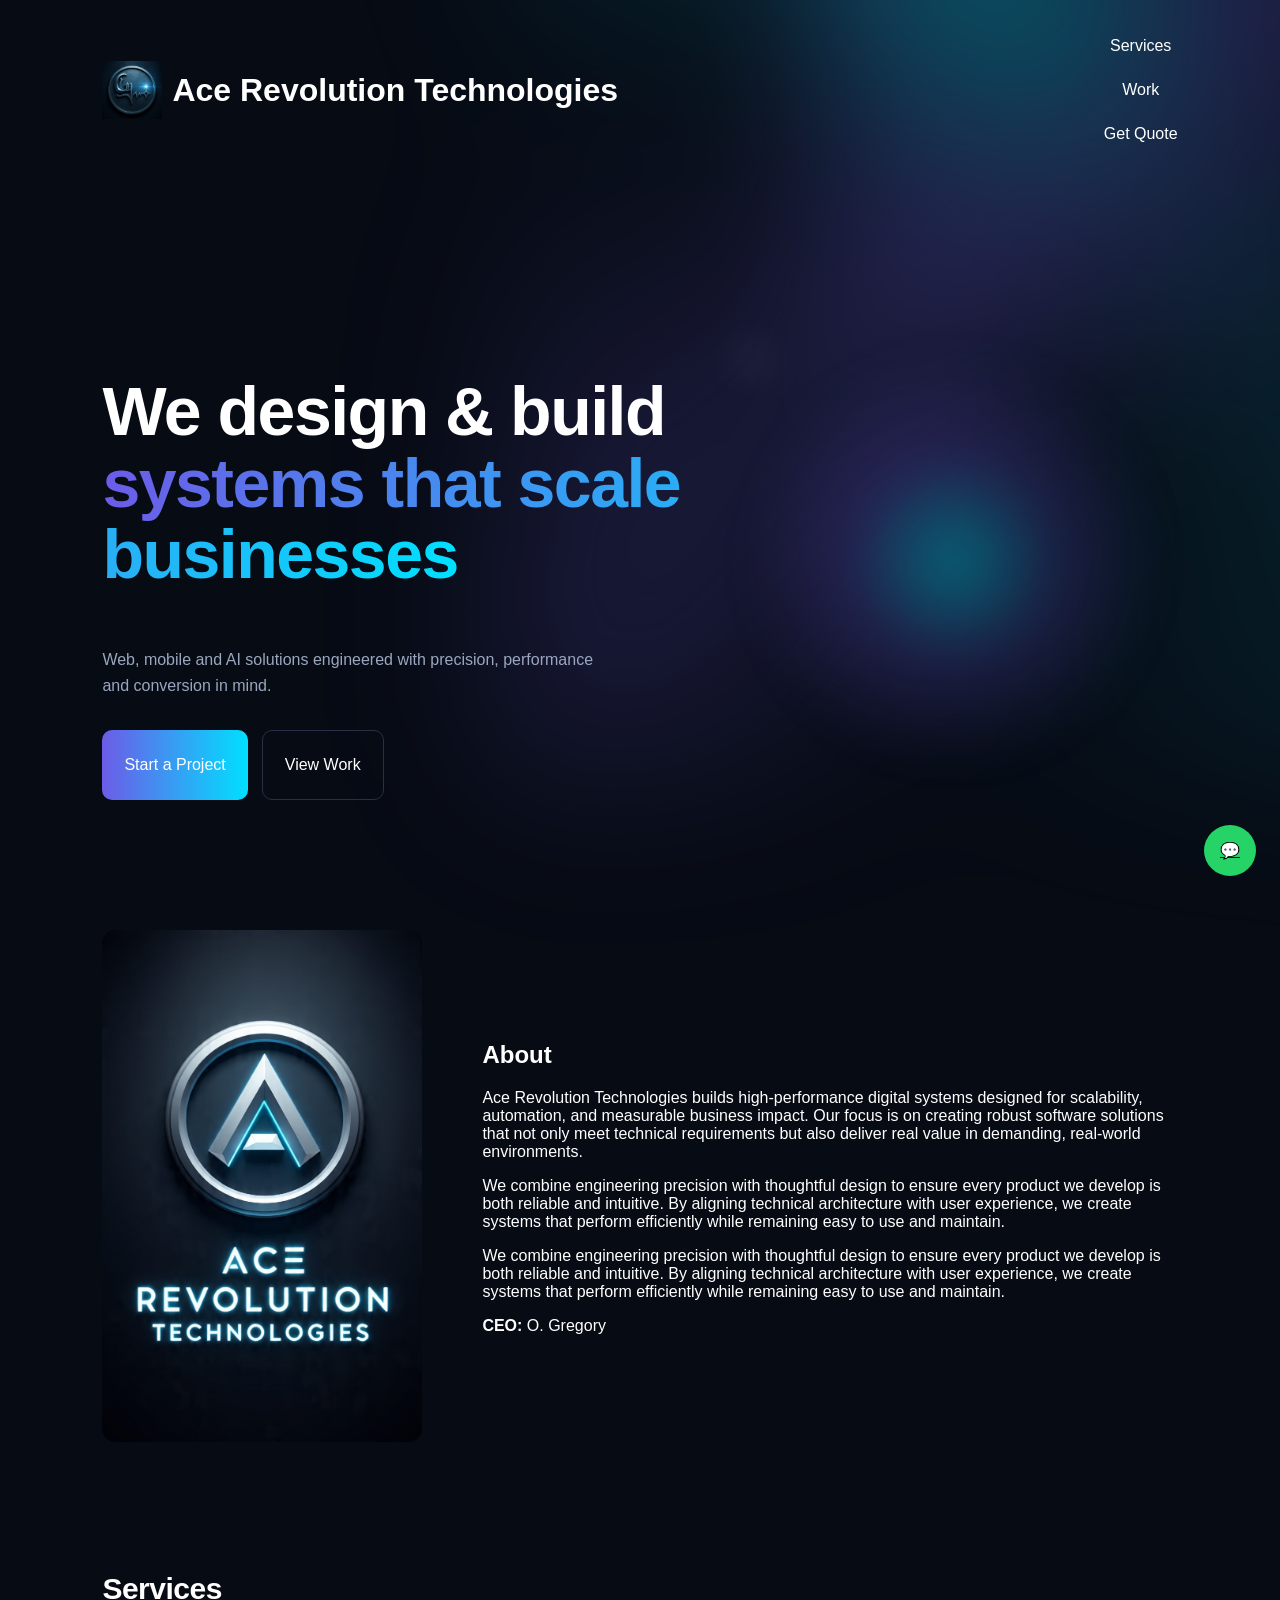
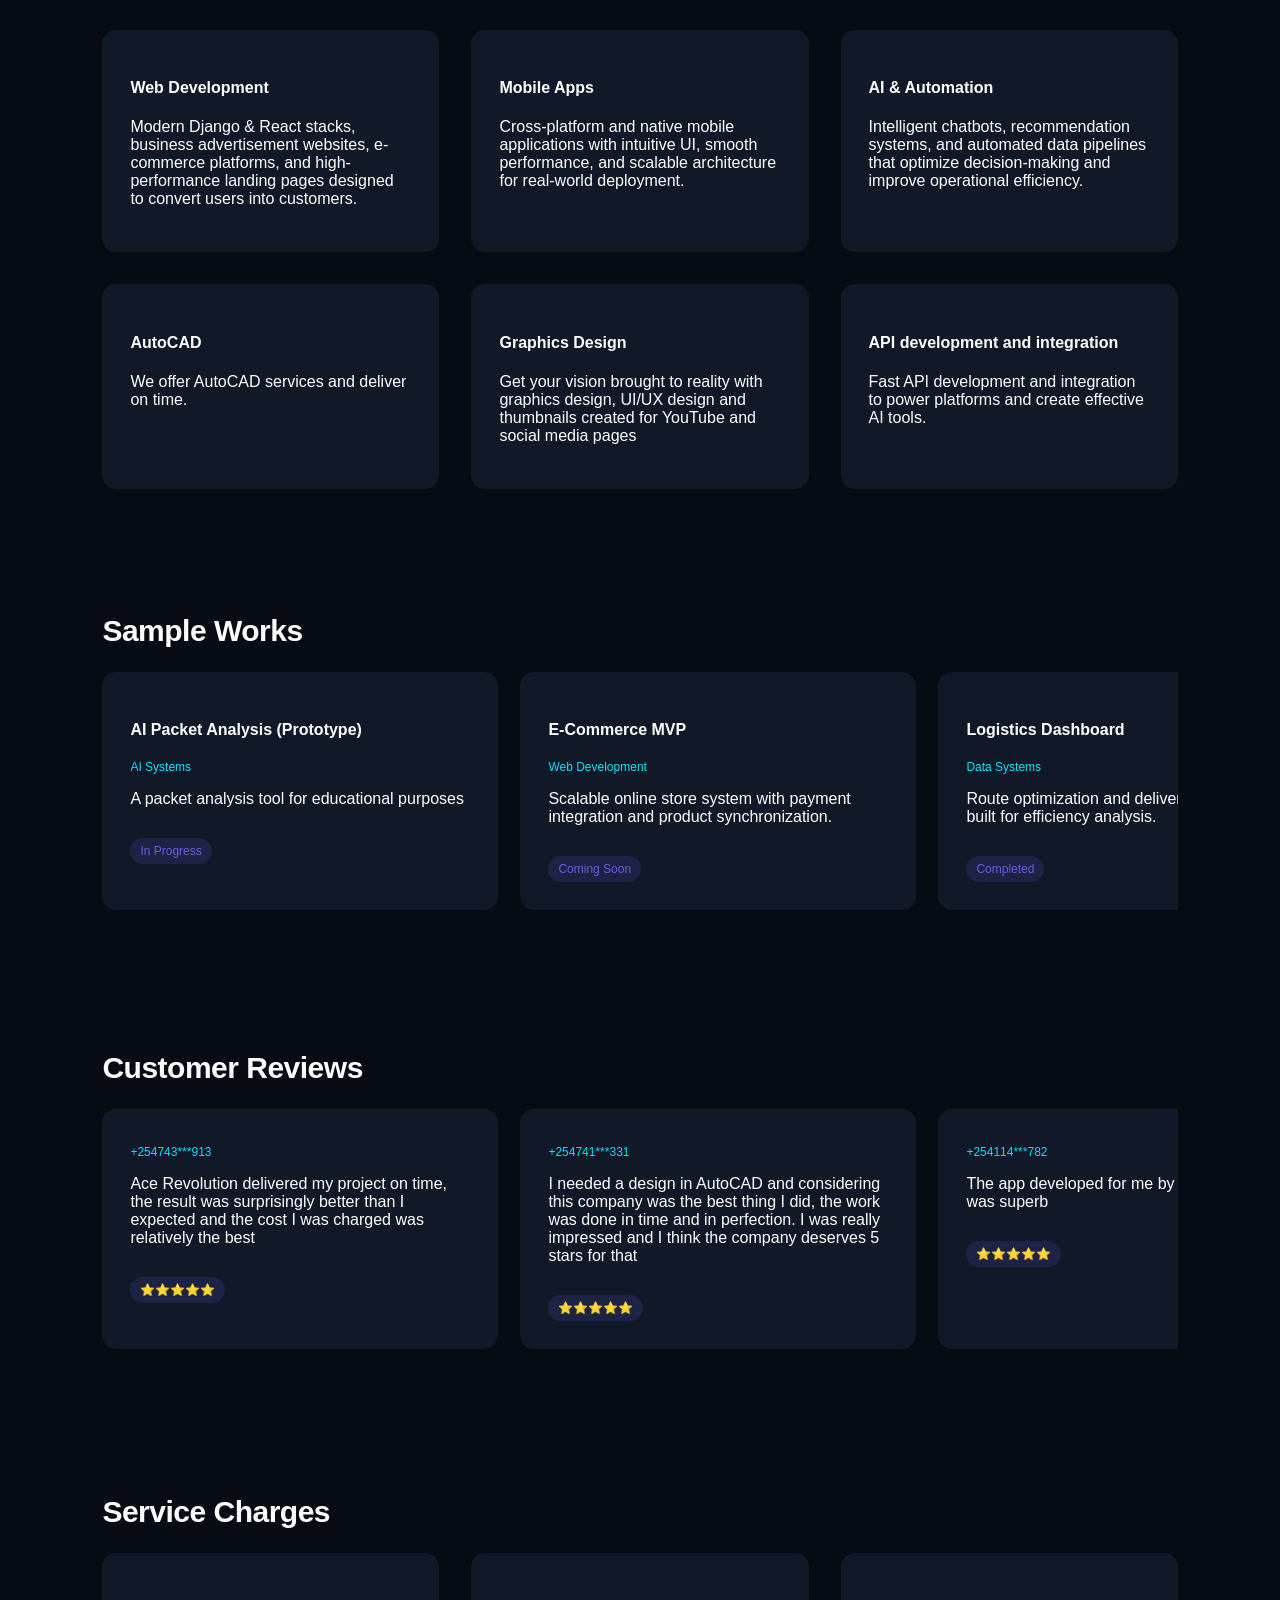
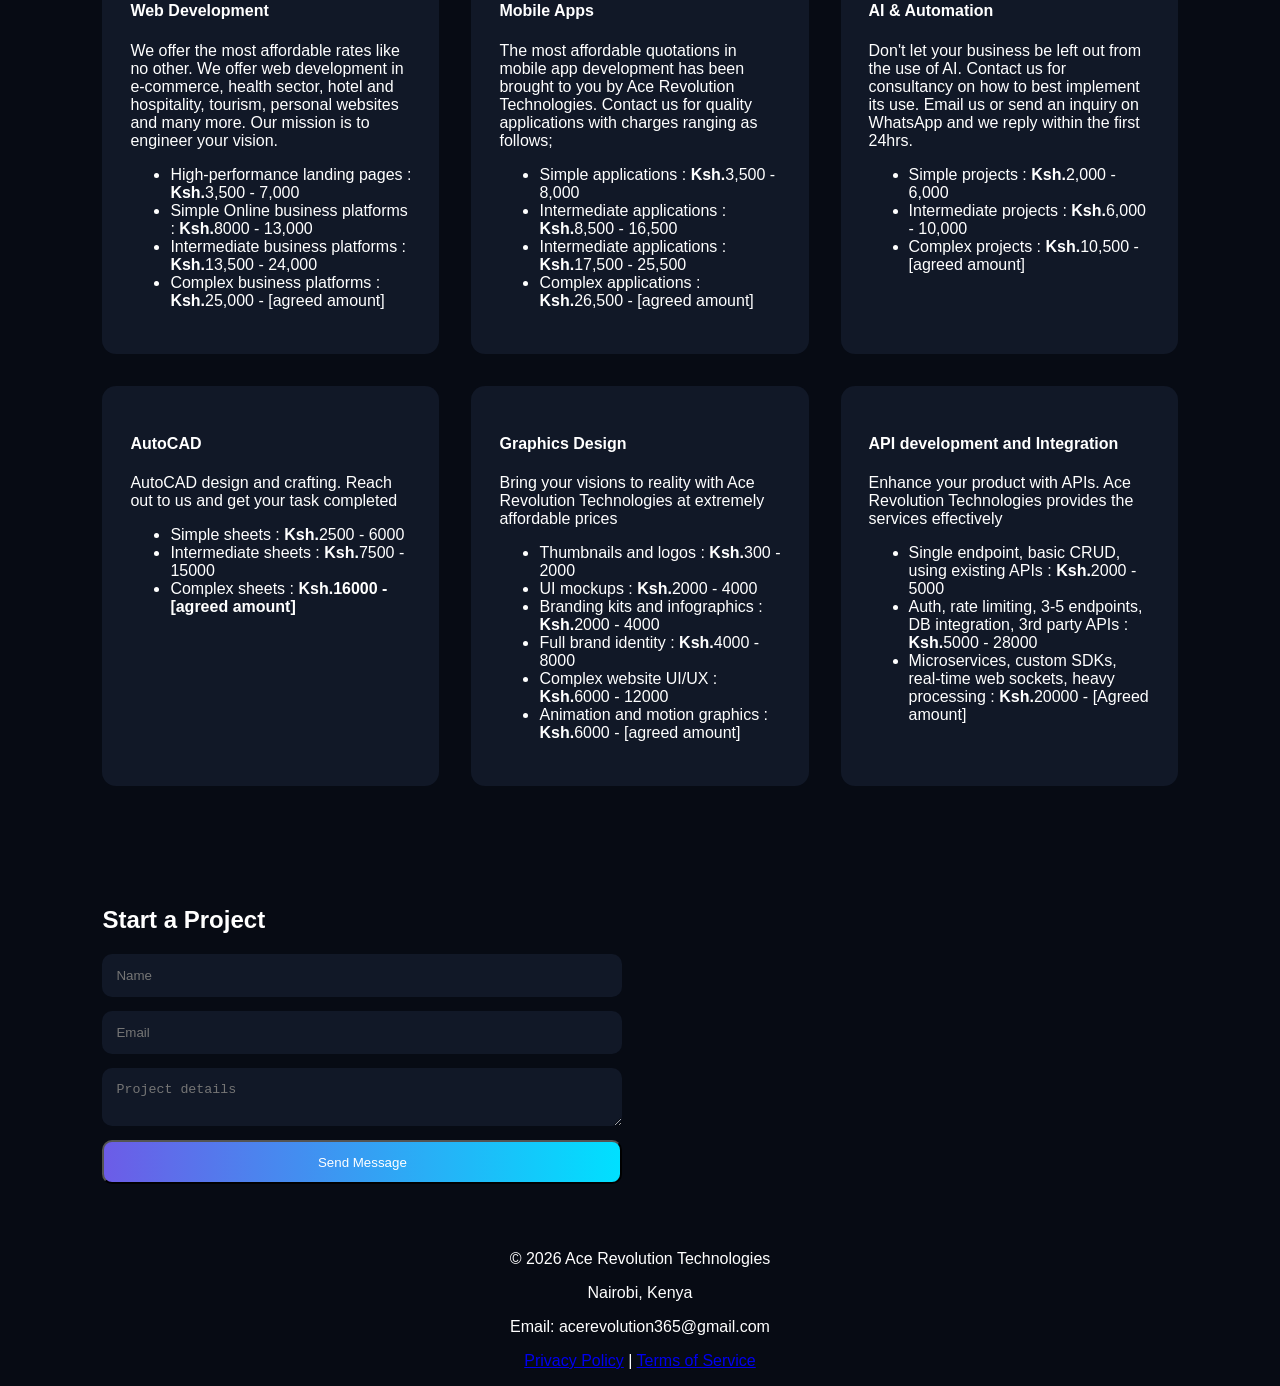
<file: index.html>
<!DOCTYPE html>
<html lang="en">
<head>
<meta charset="UTF-8">
<meta name="viewport" content="width=device-width, initial-scale=1.0">

<title>Ace Revolution Technologies | Software & Web Development</title>

<link rel="stylesheet" href="styles/style.css">
<link rel="icon" href="assets/logo.png">

</head>

<body>

<div class="light-scene"></div>

<header class="nav">
  <div class="nav-inner">

    <div class="brand">
      <img src="assets/logo.png" class="logo">
      <h1>Ace Revolution Technologies</h1>
    </div>

    <nav>
      <a href="#services">Services</a>
      <a href="#work">Work</a>
      <a href="#contact">Get Quote</a>
    </nav>

  </div>
</header>

<section class="hero">

  <div class="hero-left">

    <h1>
      We design & build<br>
      <span class="glow-text">systems that scale businesses</span>
    </h1>

    <p>
      Web, mobile and AI solutions engineered with precision, performance and conversion in mind.
    </p>

    <div class="hero-actions">
      <a class="btn" href="#contact">Start a Project</a>
      <a class="btn-outline" href="#work">View Work</a>
    </div>

  </div>

  <div class="hero-right">
    <div class="orb">bo</div>
  </div>

</section>


<!-- ABOUT -->
<section class="section about">
  <img src="assets/brand.jpg">

  <div>
    <h2>About</h2>

    <p>
      Ace Revolution Technologies builds high-performance digital systems designed for scalability, automation, and measurable business
        impact. Our focus is on creating robust software solutions that not
        only meet technical requirements but also deliver real value in demanding, real-world environments.
    </p>
      <p>We combine engineering precision with thoughtful design to ensure every product we develop is both reliable and
          intuitive. By aligning technical architecture with user
          experience, we create systems that perform efficiently while remaining easy to use and maintain.
      </p>
      <p>We combine engineering precision with thoughtful design to ensure every product we develop is both reliable
          and intuitive. By aligning technical architecture with user experience,
          we create systems that perform efficiently while remaining easy to use and maintain.</p>

    <p><strong>CEO:</strong> O. Gregory</p>
  </div>
</section>

<!-- SERVICES -->
<section id="services" class="section">

  <h3 class="reveal section-title">Services</h3>

  <div class="grid-3" style="margin-top:24px">

    <div class="card service reveal">
      <h4 class="title">Web Development</h4>
      <p class="muted">
        Modern Django & React stacks, business advertisement websites,
        e-commerce platforms, and high-performance landing pages designed to convert users into customers.
      </p>
    </div>

    <div class="card service reveal">
      <h4 class="title">Mobile Apps</h4>
      <p class="muted">
        Cross-platform and native mobile applications with intuitive UI,
        smooth performance, and scalable architecture for real-world deployment.
      </p>
    </div>

    <div class="card service reveal">
      <h4 class="title">AI & Automation</h4>
      <p class="muted">
        Intelligent chatbots, recommendation systems, and automated data pipelines
        that optimize decision-making and improve operational efficiency.
      </p>
    </div>
      <div class="card service reveal">
      <h4 class="title">AutoCAD</h4>
      <p class="muted">
        We offer AutoCAD services and deliver on time.
      </p>
    </div>
      <div class="card service reveal">
      <h4 class="title">Graphics Design</h4>
      <p class="muted">
          Get your vision brought to reality with graphics design, UI/UX design and thumbnails created for YouTube and social media pages
      </p>
    </div>
      <div class="card service reveal">
      <h4 class="title">API development and integration</h4>
      <p class="muted">
          Fast API development and integration to power platforms and create effective AI tools.
      </p>
    </div>

  </div>

</section>

<!-- WORK -->
<section id="work" class="section">

  <h2 class="section-title">Sample Works</h2>

  <div class="carousel">

    <div class="card proj">
      <h4>AI Packet Analysis (Prototype)</h4>
      <p class="tag">AI Systems</p>
      <p>A packet analysis tool for educational purposes</p>
      <span class="status">In Progress</span>
    </div>

    <div class="card proj">
      <h4>E-Commerce MVP</h4>
      <p class="tag">Web Development</p>
      <p>Scalable online store system with payment integration and product synchronization.</p>
      <span class="status">Coming Soon</span>
    </div>

    <div class="card proj">
      <h4>Logistics Dashboard</h4>
      <p class="tag">Data Systems</p>
      <p>Route optimization and delivery tracking system built for efficiency analysis.</p>
      <span class="status">Completed</span>
    </div>

    <div class="card proj">
      <h4>Chain Store Platform</h4>
      <p class="tag">Enterprise System</p>
      <p>Multi-store management system for inventory, logistics and distribution scaling.</p>
      <span class="status">Completed</span>
    </div>

  </div>

</section>


<section class="section">

  <h2 class="section-title">Customer Reviews</h2>

  <div class="carousel">

    <div class="card proj">
        <p class="tag">+254743***913</p>
      <p>Ace Revolution delivered my project on time, the result was surprisingly better than I expected and the cost
      I was charged was relatively the best</p>
      <span class="status">⭐⭐⭐⭐⭐</span>
    </div>

    <div class="card proj">
        <p class="tag">+254741***331</p>
      <p>I needed a design in AutoCAD and considering this company was the best thing I did, the work was done in time
      and in perfection. I was really impressed and I think the company deserves 5 stars for that</p>
      <span class="status">⭐⭐⭐⭐⭐</span>
    </div>

    <div class="card proj">
        <p class="tag">+254114***782</p>
      <p>The app developed for me by Ace Revolution was superb</p>
      <span class="status">⭐⭐⭐⭐⭐</span>
    </div>

    <div class="card proj">
        <p class="tag">+254113***611</p>
      <p>One of the most impressive graphics designing techniques. I didn't have the design in mind, but they helped a lot and I loved the work</p>
      <span class="status">⭐⭐⭐⭐⭐</span>
    </div>

  </div>

</section>


<section id="charges" class="section">

  <h3 class="reveal section-title">Service Charges</h3>

  <div class="grid-3" style="margin-top:24px">

    <div class="card service reveal">
      <h4 class="title">Web Development</h4>
      <p class="muted">
        We offer the most affordable rates like no other. We offer web development in e-commerce, health sector, hotel
           and hospitality, tourism, personal websites and many more. Our mission is to engineer your vision.
      </p>
        <ul class="muted">
            <li>High-performance landing pages : <b>Ksh.</b>3,500 - 7,000</li>
            <li>Simple Online business platforms : <b>Ksh.</b>8000 - 13,000</li>
            <li>Intermediate business platforms : <b>Ksh.</b>13,500 - 24,000</li>
            <li>Complex business platforms : <b>Ksh.</b>25,000 - [agreed amount]</li>
        </ul>
    </div>

    <div class="card service reveal">
      <h4 class="title">Mobile Apps</h4>
      <p class="muted">
          The most affordable quotations in mobile app development has been brought to you by Ace Revolution Technologies.
          Contact us for quality applications with charges ranging as follows;
      </p>
        <ul class="muted">
            <li>Simple applications : <b>Ksh.</b>3,500 - 8,000</li>
            <li>Intermediate applications : <b>Ksh.</b>8,500 - 16,500</li>
            <li>Intermediate applications : <b>Ksh.</b>17,500 - 25,500</li>
            <li>Complex applications : <b>Ksh.</b>26,500 - [agreed amount]</li>
        </ul>
    </div>

    <div class="card service reveal">
      <h4 class="title">AI & Automation</h4>
        <p class="muted">Don't let your business be left out from the use of AI. Contact us for consultancy on how to
        best implement its use. Email us or send an inquiry on WhatsApp and we reply within the first 24hrs.</p>
        <ul class="muted">
            <li>Simple projects : <b>Ksh.</b>2,000 - 6,000</li>
            <li>Intermediate projects : <b>Ksh.</b>6,000 - 10,000</li>
            <li>Complex projects : <b>Ksh.</b>10,500 - [agreed amount]</li>
        </ul>
    </div>
      <div class="card service reveal">
      <h4 class="title">AutoCAD</h4>
      <p class="muted">
          AutoCAD design and crafting. Reach out to us and get your task completed
      </p>
        <ul class="muted">
            <li>Simple sheets : <b>Ksh.</b>2500 - 6000</li>
            <li>Intermediate sheets : <b>Ksh.</b>7500 - 15000</li>
            <li>Complex sheets : <b>Ksh.16000 - [agreed amount]</b></li>
        </ul>
    </div>
      <div class="card service reveal">
      <h4 class="title">Graphics Design</h4>
      <p class="muted">
          Bring your visions to reality with Ace Revolution Technologies at extremely affordable prices
      </p>
        <ul class="muted">
            <li>Thumbnails and logos : <b>Ksh.</b>300 - 2000</li>
            <li>UI mockups : <b>Ksh.</b>2000 - 4000</li>
            <li>Branding kits and infographics : <b>Ksh.</b>2000 - 4000</li>
            <li>Full brand identity : <b>Ksh.</b>4000 - 8000</li>
            <li>Complex website UI/UX : <b>Ksh.</b>6000 - 12000</li>
            <li>Animation and motion graphics : <b>Ksh.</b>6000 - [agreed amount]</li>
        </ul>
    </div>
      <div class="card service reveal">
      <h4 class="title">API development and Integration</h4>
      <p class="muted">
          Enhance your product with APIs. Ace Revolution Technologies provides the services effectively
      </p>
        <ul class="muted">
            <li>Single endpoint, basic CRUD, using existing APIs : <b>Ksh.</b>2000 - 5000</li>
            <li>Auth, rate limiting, 3-5 endpoints, DB integration, 3rd party APIs : <b>Ksh.</b>5000 - 28000</li>
            <li>Microservices, custom SDKs, real-time web sockets, heavy processing : <b>Ksh.</b>20000 - [Agreed amount]</li>
        </ul>
    </div>

  </div>

</section>

<!-- CONTACT -->
<section id="contact" class="section">
    <h2>Start a Project</h2>

    <form id="contactForm">
        <input type="text" id="name" placeholder="Name" required>
        <input type="email" id="email" placeholder="Email" required>
        <textarea id="details" placeholder="Project details" required></textarea>

        <button type="submit" class="btn">
            Send Message
        </button>
    </form>
    <script src="scripts/app.js"></script>

</section>

<a class="whatsapp"
   href="https://wa.me/254116316948?text=Hello%20Ace%20Revolution"
   target="_blank">
   💬
</a>
<footer>
  <p>© 2026 Ace Revolution Technologies</p>
  <p>Nairobi, Kenya</p>
  <p>Email: acerevolution365@gmail.com</p>
  <p>
    <a href="/privacy.html">Privacy Policy</a> |
    <a href="/terms.html">Terms of Service</a>
  </p>
</footer>
<script src="scripts/app.js"></script>
</body>
</html>
</file>
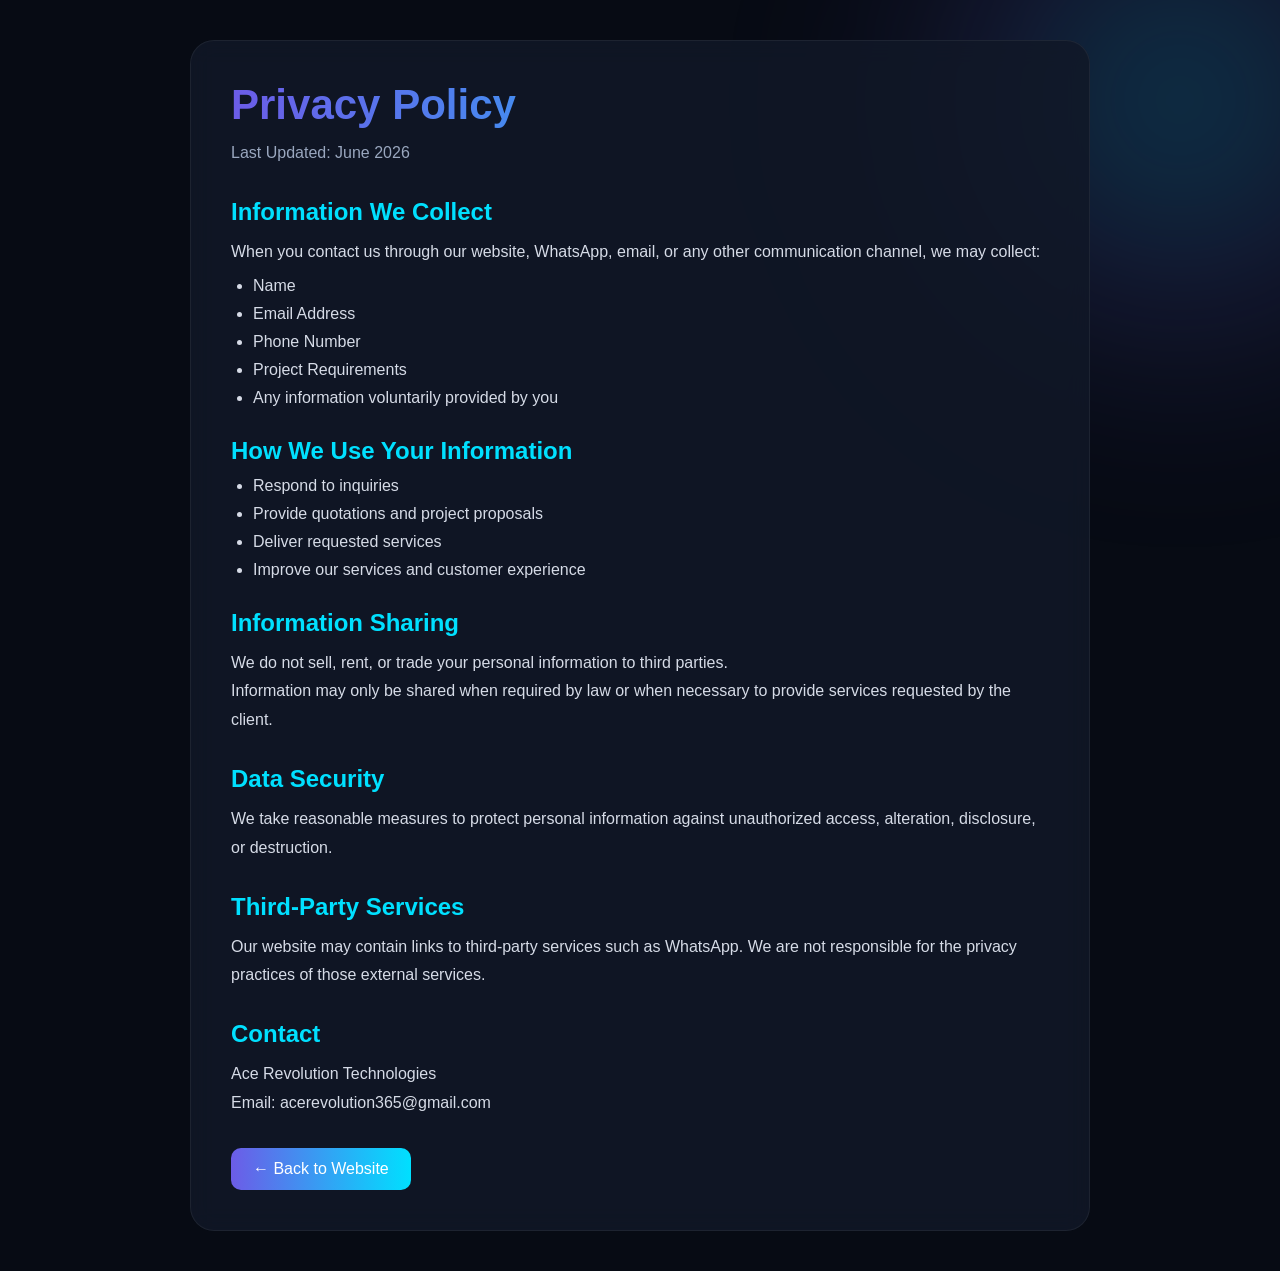
<file: privacy.html>
<!DOCTYPE html>

<html lang="en">
<head>
<meta charset="UTF-8">
<meta name="viewport" content="width=device-width, initial-scale=1.0">
<title>Privacy Policy | Ace Revolution Technologies</title>
        <link rel="stylesheet" href="styles/policy.css">

</head>

<body>

<div class="bg-glow"></div>

<div class="container">

<div class="card">

<h1>Privacy Policy</h1>

<p class="date">Last Updated: June 2026</p>

<h2>Information We Collect</h2>

<p>When you contact us through our website, WhatsApp, email, or any other communication channel, we may collect:</p>

<ul>
<li>Name</li>
<li>Email Address</li>
<li>Phone Number</li>
<li>Project Requirements</li>
<li>Any information voluntarily provided by you</li>
</ul>

<h2>How We Use Your Information</h2>

<ul>
<li>Respond to inquiries</li>
<li>Provide quotations and project proposals</li>
<li>Deliver requested services</li>
<li>Improve our services and customer experience</li>
</ul>

<h2>Information Sharing</h2>

<p>We do not sell, rent, or trade your personal information to third parties.</p>

<p>Information may only be shared when required by law or when necessary to provide services requested by the client.</p>

<h2>Data Security</h2>

<p>We take reasonable measures to protect personal information against unauthorized access, alteration, disclosure, or destruction.</p>

<h2>Third-Party Services</h2>

<p>Our website may contain links to third-party services such as WhatsApp. We are not responsible for the privacy practices of those external services.</p>

<h2>Contact</h2>

<p>
Ace Revolution Technologies<br>
Email: acerevolution365@gmail.com
</p>

<a href="/index.html" class="back">← Back to Website</a>

</div>

</div>

</body>
</html>
</file>
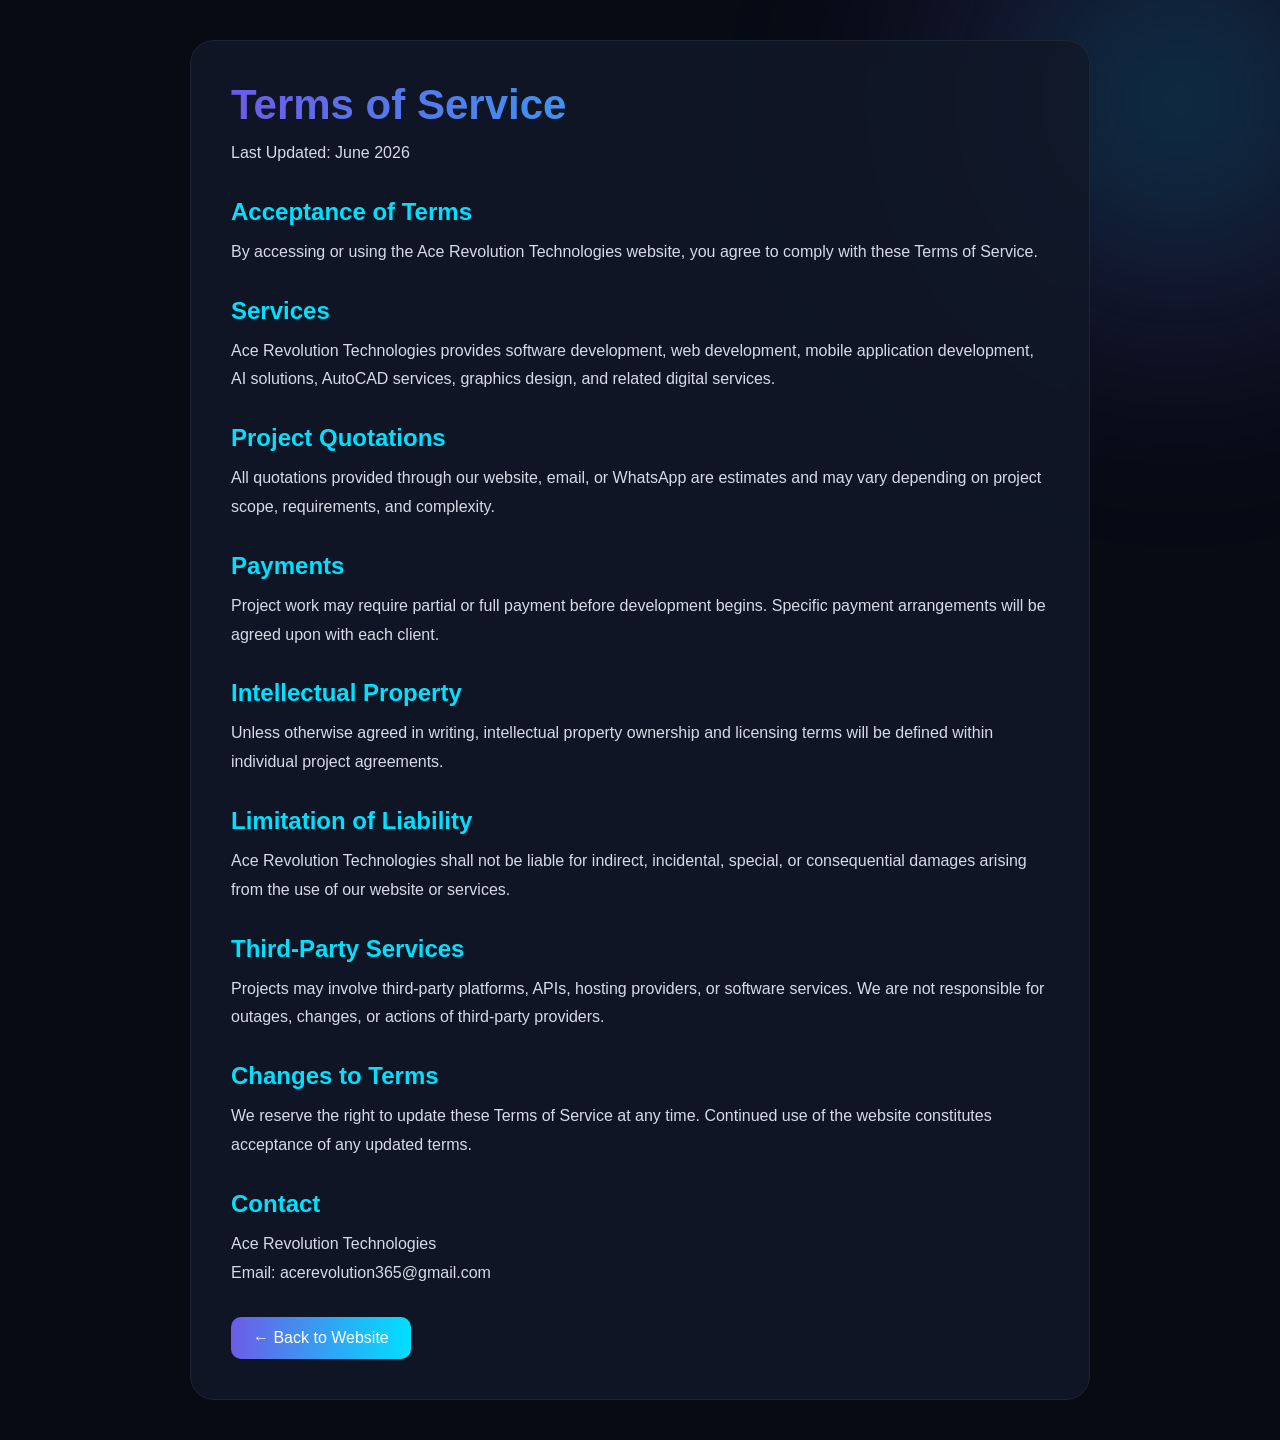
<file: terms.html>
<!DOCTYPE html>

<html lang="en">
<head>
<meta charset="UTF-8">
<meta name="viewport" content="width=device-width, initial-scale=1.0">
<title>Terms of Service | Ace Revolution Technologies</title>
    <link rel="stylesheet" href="styles/terms.css">

</head>

<body>

<div class="bg-glow"></div>

<div class="container">

<div class="card">
<h1>Terms of Service</h1>

<p>Last Updated: June 2026</p>

<h2>Acceptance of Terms</h2>

<p>
By accessing or using the Ace Revolution Technologies website, you agree to comply with these Terms of Service.
</p>

<h2>Services</h2>

<p>
Ace Revolution Technologies provides software development, web development, mobile application development, AI solutions, AutoCAD services, graphics design, and related digital services.
</p>

<h2>Project Quotations</h2>

<p>
All quotations provided through our website, email, or WhatsApp are estimates and may vary depending on project scope, requirements, and complexity.
</p>

<h2>Payments</h2>

<p>
Project work may require partial or full payment before development begins. Specific payment arrangements will be agreed upon with each client.
</p>

<h2>Intellectual Property</h2>

<p>
Unless otherwise agreed in writing, intellectual property ownership and licensing terms will be defined within individual project agreements.
</p>

<h2>Limitation of Liability</h2>

<p>
Ace Revolution Technologies shall not be liable for indirect, incidental, special, or consequential damages arising from the use of our website or services.
</p>

<h2>Third-Party Services</h2>

<p>
Projects may involve third-party platforms, APIs, hosting providers, or software services. We are not responsible for outages, changes, or actions of third-party providers.
</p>

<h2>Changes to Terms</h2>

<p>
We reserve the right to update these Terms of Service at any time. Continued use of the website constitutes acceptance of any updated terms.
</p>

<h2>Contact</h2>

<p>
Ace Revolution Technologies<br>
Email: acerevolution365@gmail.com
</p>

    <a href="/index.html" class="back">← Back to Website</a>
</div>
</div>
</body>
</html>
</file>
<file: styles/style.css>
body{
  margin:0;
  font-family:Inter, sans-serif;
  background:#070b14;
  color:white;
  overflow-x:hidden;
}

/* =========================
   LIGHT SCENE (GLOBAL MOOD)
========================= */

.light-scene{
  position:fixed;
  top:-220px;
  right:-220px;
  width:700px;
  height:700px;

  background:radial-gradient(circle at 30% 30%,
    rgba(0,224,255,0.28),
    rgba(108,92,231,0.18),
    transparent 70%
  );

  filter:blur(70px);
  z-index:-1;
}

/* LIGHT RAYS */
.light-scene::after{
  content:"";
  position:absolute;
  inset:-300px;

  background:conic-gradient(
    from 200deg,

    transparent 0deg,
    rgba(108,92,231,0.20) 30deg,
    transparent 70deg,

    rgba(0,224,255,0.16) 110deg,
    transparent 160deg,

    rgba(108,92,231,0.14) 210deg,
    transparent 260deg,

    rgba(0,224,255,0.12) 300deg,
    transparent 360deg
  );

  filter:blur(45px);
  opacity:0.95;
  mix-blend-mode:screen;

  animation:raySpin 20s linear infinite, rayPulse 7s ease-in-out infinite;
}

@keyframes raySpin{
  100%{transform:rotate(360deg);}
}

@keyframes rayPulse{
  0%,100%{opacity:0.75; transform:scale(2);}
  50%{opacity:1; transform:scale(0.05);}
}

/* =========================
   NAVIGATION
========================= */

.nav{
  padding:24px 8%;
}

.nav-inner{
  display:flex;
  justify-content:space-between;
  align-items:center;
}

.brand{
  display:flex;
  align-items:center;
  gap:10px;
}

.logo{
  height:58px;
}

.brand h2{
  font-size:16px;
  font-weight:600;
}

/* =========================
   HERO SECTION
========================= */

.hero{
  display:grid;
  grid-template-columns:1.4fr 1fr;
  align-items:center;

  padding:140px 8% 80px;
}

.hero-left h1{
  font-size:68px;
  line-height:1.05;
  letter-spacing:-1.5px;
}

.glow-text{
  background:linear-gradient(90deg,#6c5ce7,#00e0ff);
  -webkit-background-clip:text;
  -webkit-text-fill-color:transparent;
}

.hero-left p{
  margin-top:24px;
  max-width:520px;
  color:#9aa7bf;
  line-height:1.6;
}

/* BUTTONS */
.hero-actions{
  margin-top:32px;
  display:flex;
  gap:14px;
}

.btn{
  padding:12px 22px;
  border-radius:10px;
  background:linear-gradient(90deg,#6c5ce7,#00e0ff);
  color:white;
  text-decoration:none;
}

.btn-outline{
  padding:12px 22px;
  border:1px solid #2a2f45;
  border-radius:10px;
  color:white;
  text-decoration:none;
}

/* ORB VISUAL */
.hero-right{
  display:flex;
  justify-content:center;
}

.orb{
  width:420px;
  height:420px;
  border-radius:50%;
  background:radial-gradient(circle,
    rgba(0,224,255,0.4),
    rgba(108,92,231,0.2),
    transparent 70%
  );

  filter:blur(20px);
  animation:float 7s ease-in-out infinite;
}

@keyframes float{
  50%{transform:translateY(-40px);}
}

/* =========================
   SECTIONS
========================= */

.section{
  padding:50px 8%;
  overflow:hidden;
}

.section-title{
  font-size:30px;
  margin-bottom:24px;
  letter-spacing:-0.5px;
}

/* =========================
   CAROUSEL (PORTFOLIO)
========================= */

.carousel{
  display:flex;
  flex-wrap:nowrap;
  gap:22px;

  overflow-x:auto;
  overflow-y:hidden;

  scroll-snap-type:x mandatory;
  scroll-behavior:smooth;

  padding-bottom:16px;
  width:100%;
}

/* =========================
   SCROLLBAR (DESKTOP)
========================= */

@media (min-width: 900px){

  .carousel::-webkit-scrollbar{
    height:6px;
  }

  .carousel::-webkit-scrollbar-track{
    background:rgba(255,255,255,0.05);
    border-radius:10px;
  }

  .carousel::-webkit-scrollbar-thumb{
    background:linear-gradient(90deg,#6c5ce7,#00e0ff);
    border-radius:10px;
  }

  .carousel::-webkit-scrollbar-thumb:hover{
    background:linear-gradient(90deg,#00e0ff,#6c5ce7);
  }
}

.proj{
  flex:0 0 auto;
  width:340px;

  scroll-snap-align:center;

  background:#111827;
  padding:26px;
  border-radius:16px;

  transition:0.4s ease;
}

.proj:hover{
  transform:scale(1.03);
  opacity:1;
  box-shadow:0 25px 70px rgba(0,224,255,0.15);
}

/* tags & status */
.tag{
  font-size:12px;
  color:#00e0ff;
  margin:8px 0;
}

.status{
  display:inline-block;
  margin-top:14px;
  font-size:12px;
  padding:6px 10px;
  border-radius:999px;
  background:rgba(108,92,231,0.15);
  color:#6c5ce7;
}

/* =========================
   GRID SERVICES
========================= */

.grid{
  display:grid;
  grid-template-columns:repeat(3,1fr);
  gap:32px;
}

.card{
  background:#111827;
  padding:28px;
  border-radius:14px;
  transition:0.3s ease;
}

.card:hover{
  transform:translateY(-8px);
}

/* =========================
   ABOUT SECTION
========================= */

.about{
  display:grid;
  grid-template-columns:320px 1fr;
  gap:60px;
  align-items:center;
}

.about img{
  width:100%;
  border-radius:14px;
}

/* =========================
   FORM
========================= */

form{
  display:flex;
  flex-direction:column;
  gap:14px;
  max-width:520px;
}

input,textarea{
  padding:14px;
  background:#111827;
  border:none;
  color:white;
  border-radius:10px;
}

.whatsapp{
  position:fixed;
  bottom:24px;
  right:24px;
  background:#25D366;
  padding:16px;
  border-radius:50%;
}

.grid-3{
  display:grid;
  grid-template-columns:repeat(3,1fr);
  gap:32px;
}

.service{
  position:relative;
  overflow:hidden;
}

.service::before{
  content:"";
  position:absolute;
  inset:-2px;
  background:linear-gradient(120deg,#6c5ce7,#00e0ff);
  opacity:0;
  filter:blur(30px);
  transition:0.4s ease;
  z-index:0;
}

.service:hover::before{
  opacity:0.18;
}

.service .title,
.service p{
  position:relative;
  z-index:1;
}
footer{
  text-align: center;
}

/* ========================================
   RESPONSIVE DESIGN
======================================== */

nav a{
  color:white;
  text-decoration:none;
  transition:0.3s ease;
}

nav a:hover{
  color:#00e0ff;
}

.btn,
.btn-outline,
nav a{
  min-height:44px;
  display:flex;
  align-items:center;
  justify-content:center;
}

/* ========================================
   TABLETS & MOBILE
======================================== */

@media screen and (max-width:768px){

  .nav{
    padding:20px 5%;
  }

  .nav-inner{
    flex-direction:column;
    gap:20px;
    text-align:center;
  }

  .brand{
    flex-direction:column;
    gap:12px;
  }

  .brand h1{
    font-size:24px;
    margin:0;
  }

 .logo{
  height:clamp(42px,6vw,58px);
}

  nav{
    display:flex;
    justify-content:center;
    flex-wrap:wrap;
    gap:18px;
  }

  .hero{
    grid-template-columns:1fr;
    text-align:center;
    gap:50px;
    padding:80px 5% 50px;
  }

  .hero-left h1{
  font-size:clamp(34px,7vw,68px);
  line-height:1.05;
  letter-spacing:-1.5px;
}

  .hero-left p{
    max-width:100%;
    margin:auto;
    margin-top:20px;
  }

  .hero-actions{
    justify-content:center;
    flex-wrap:wrap;
  }

  .btn,
  .btn-outline{
    min-width:160px;
  }

  .hero-right{
    order:-1;
  }

  .orb{
    width:240px;
    height:240px;
  }

  .about{
    grid-template-columns:1fr;
    gap:30px;
    text-align:center;
  }

  .about img{
    max-width:280px;
    margin:auto;
  }

  .grid,
  .grid-3{
    grid-template-columns:1fr;
    gap:20px;
  }

  .card{
    padding:22px;
  }

  .proj{
  flex:0 0 auto;
  width:min(340px,85vw);
  }

  .section{
    padding:60px 5%;
  }

  .section-title{
    text-align:center;
    font-size:26px;
  }

  form{
    max-width:100%;
  }

  input,
  textarea{
    width:100%;
    box-sizing:border-box;
  }

  textarea{
    min-height:140px;
  }

  .whatsapp{
    bottom:16px;
    right:16px;
    z-index:999;
  }

  footer{
    padding:30px 20px;
    text-align:center;
    line-height:1.8;
  }

}

/* ========================================
   SMALL PHONES
======================================== */

@media screen and (max-width:480px){

  .hero-left h1{
    font-size:34px;
  }

  .brand h1{
    font-size:20px;
  }

  .orb{
    width:190px;
    height:190px;
  }

  .hero-actions{
    flex-direction:column;
  }

  .btn,
  .btn-outline{
    width:100%;
  }

  .proj{
    width:82vw;
  }

}
</file>
<file: styles/policy.css>
*{
    margin:0;
    padding:0;
    box-sizing:border-box;
}

body{
    font-family:Inter,sans-serif;
    background:#070b14;
    color:white;
    min-height:100vh;
    padding:40px 20px;
    overflow-x:hidden;
}

.bg-glow{
    position:fixed;
    top:-250px;
    right:-250px;
    width:700px;
    height:700px;
    background:radial-gradient(circle,
    rgba(0,224,255,.25),
    rgba(108,92,231,.15),
    transparent 70%);
    filter:blur(80px);
    z-index:-1;
}

.container{
    max-width:900px;
    margin:auto;
}

.card{
    background:rgba(17,24,39,.85);
    backdrop-filter:blur(12px);
    border:1px solid rgba(255,255,255,.06);
    border-radius:24px;
    padding:40px;
}

h1{
    font-size:42px;
    margin-bottom:10px;
    background:linear-gradient(90deg,#6c5ce7,#00e0ff);
    -webkit-background-clip:text;
    -webkit-text-fill-color:transparent;
}

.date{
    color:#9aa7bf;
    margin-bottom:30px;
}

h2{
    margin-top:30px;
    margin-bottom:12px;
    color:#00e0ff;
}

p{
    line-height:1.8;
    color:#d6dbe7;
}

ul{
    padding-left:22px;
    margin-top:10px;
}

li{
    margin-bottom:10px;
    color:#d6dbe7;
}

.back{
    display:inline-block;
    margin-top:30px;
    text-decoration:none;
    color:white;
    padding:12px 22px;
    border-radius:10px;
    background:linear-gradient(90deg,#6c5ce7,#00e0ff);
}

@media(max-width:768px){

    .card{
        padding:25px;
    }

    h1{
        font-size:32px;
    }

}
</file>
<file: styles/terms.css>
*{
    margin:0;
    padding:0;
    box-sizing:border-box;
}

body{
    font-family:Inter,sans-serif;
    background:#070b14;
    color:white;
    min-height:100vh;
    padding:40px 20px;
    overflow-x:hidden;
}

.bg-glow{
    position:fixed;
    top:-250px;
    right:-250px;
    width:700px;
    height:700px;
    background:radial-gradient(circle,
    rgba(0,224,255,.25),
    rgba(108,92,231,.15),
    transparent 70%);
    filter:blur(80px);
    z-index:-1;
}

.container{
    max-width:900px;
    margin:auto;
}

.card{
    background:rgba(17,24,39,.85);
    backdrop-filter:blur(12px);
    border:1px solid rgba(255,255,255,.06);
    border-radius:24px;
    padding:40px;
}

h1{
    font-size:42px;
    margin-bottom:10px;
    background:linear-gradient(90deg,#6c5ce7,#00e0ff);
    -webkit-background-clip:text;
    -webkit-text-fill-color:transparent;
}

h2{
    margin-top:30px;
    margin-bottom:12px;
    color:#00e0ff;
}

p{
    line-height:1.8;
    color:#d6dbe7;
}

ul{
    padding-left:22px;
    margin-top:10px;
}

li{
    margin-bottom:10px;
    color:#d6dbe7;
}

.back{
    display:inline-block;
    margin-top:30px;
    text-decoration:none;
    color:white;
    padding:12px 22px;
    border-radius:10px;
    background:linear-gradient(90deg,#6c5ce7,#00e0ff);
}

@media(max-width:768px){

    .card{
        padding:25px;
    }

    h1{
        font-size:32px;
    }

}
</file>
